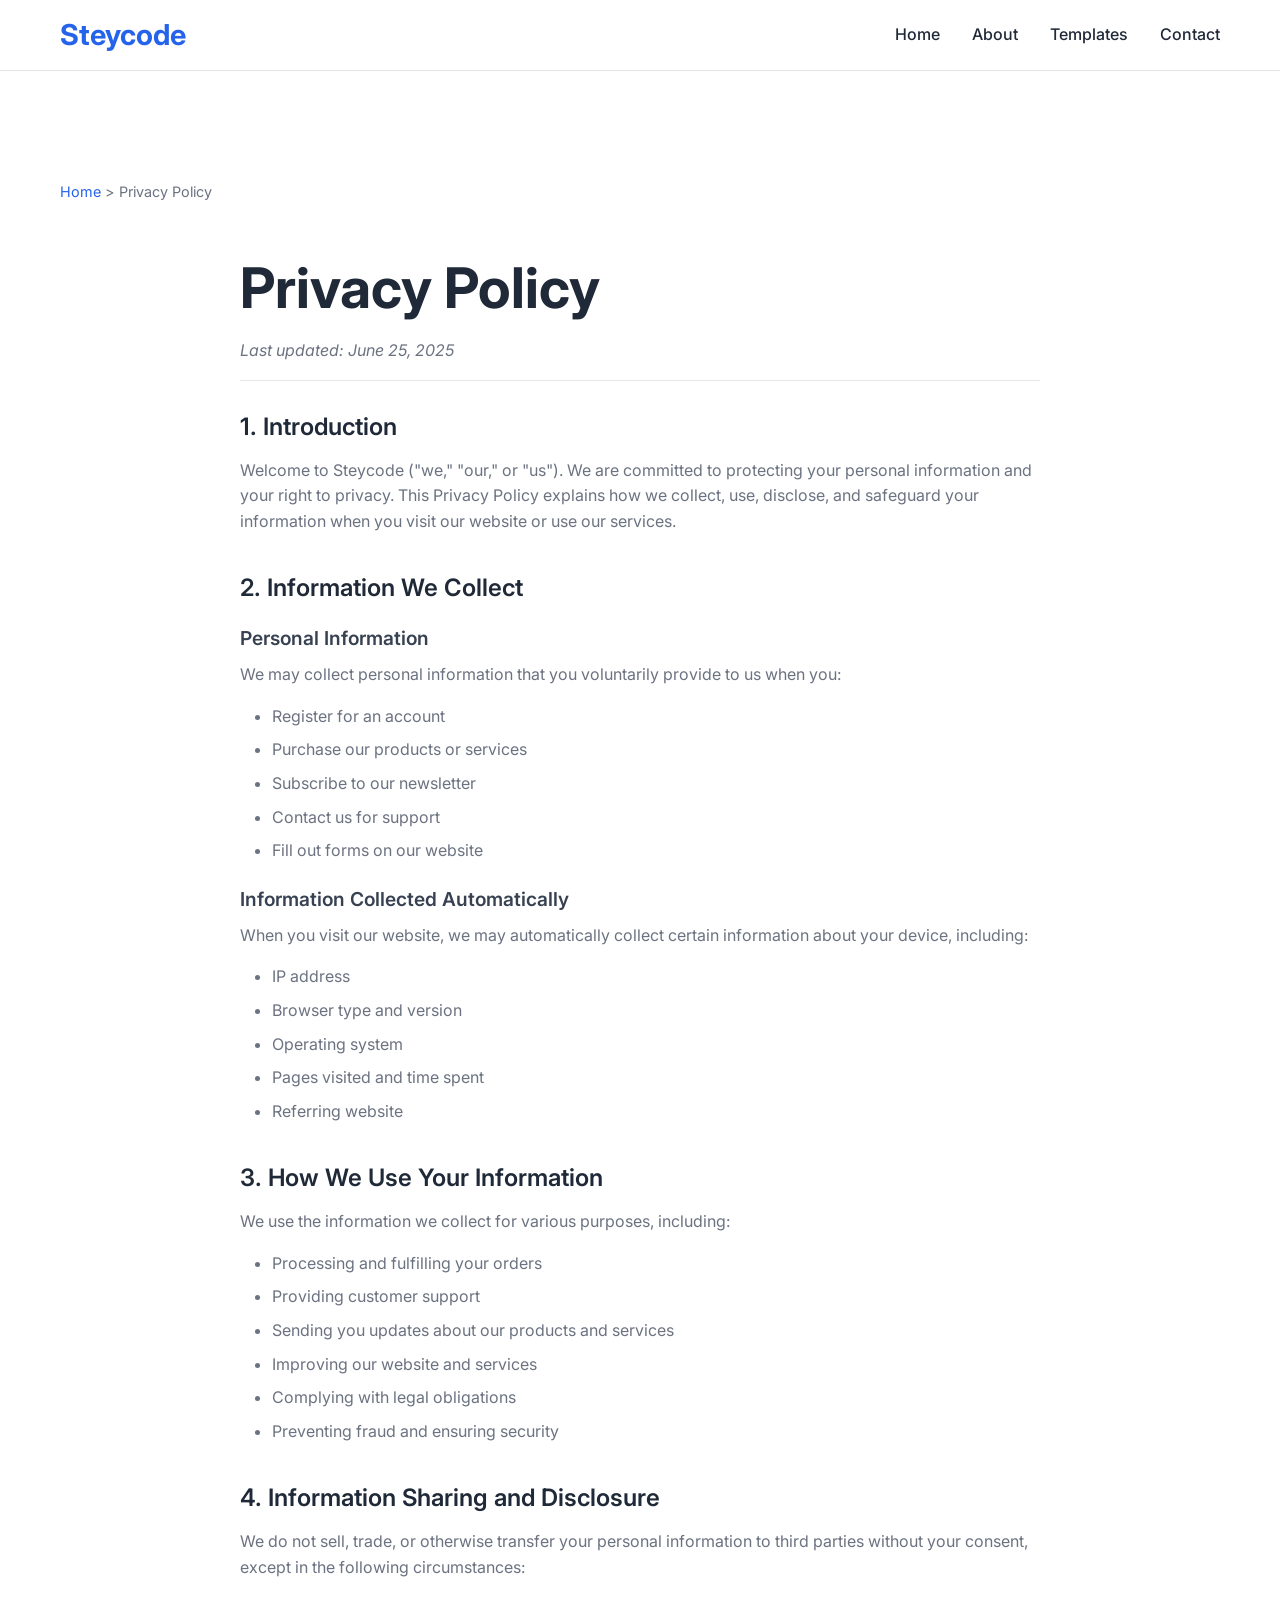
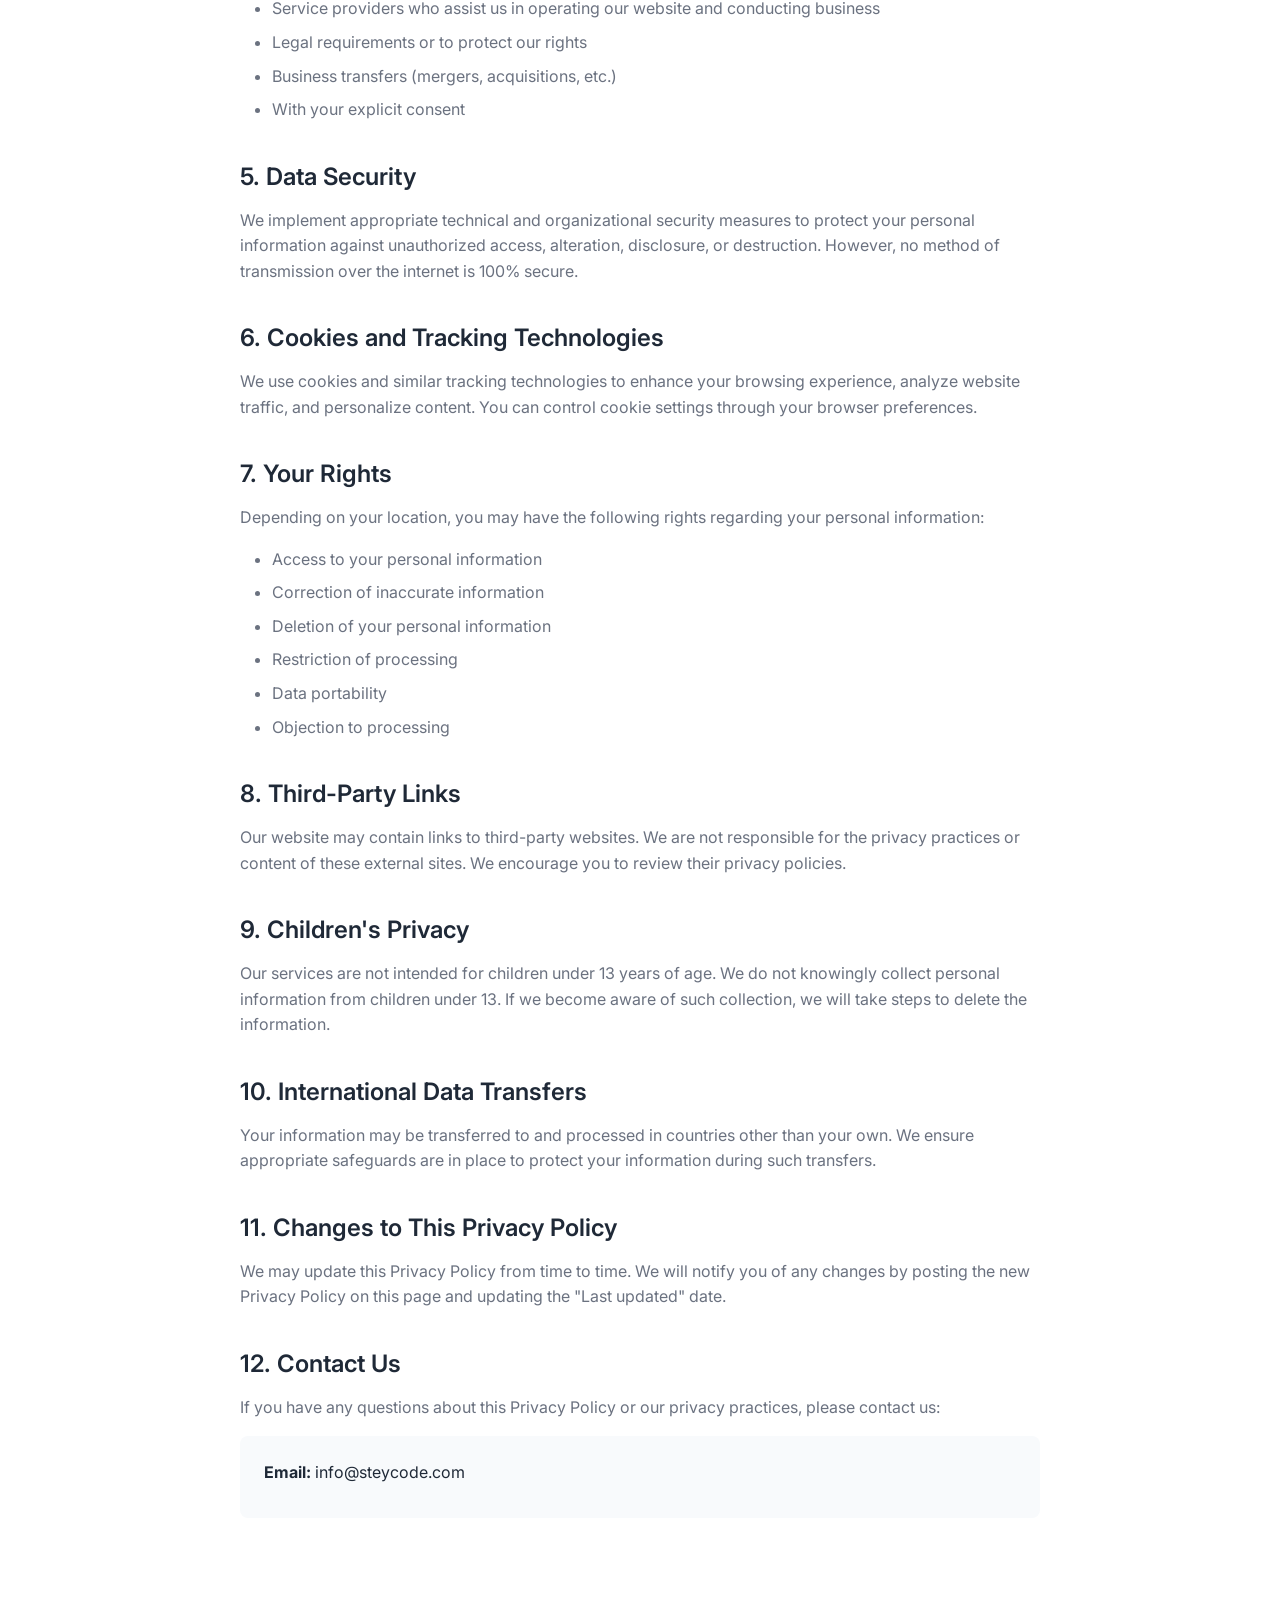
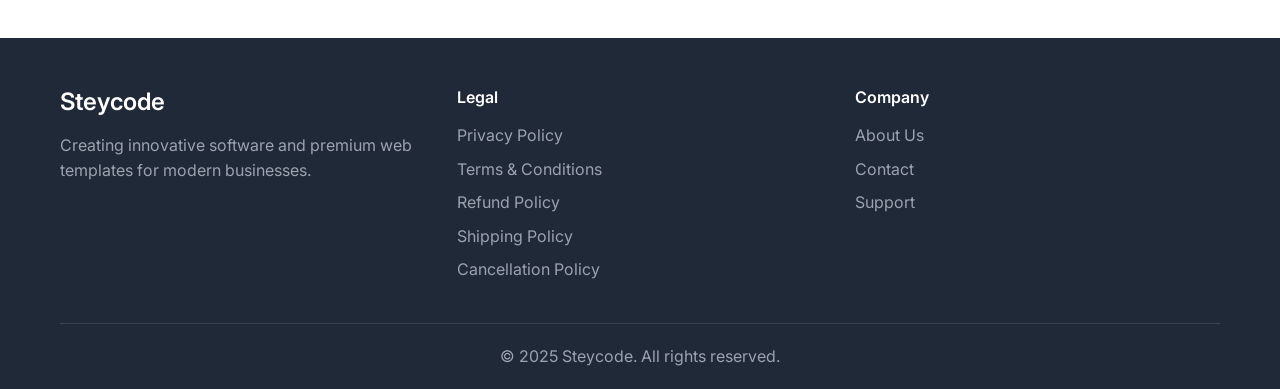
<file: privacy-policy.html>
<!doctype html>
<html lang="en">
  <head>
    <meta charset="UTF-8" />
    <meta name="viewport" content="width=device-width, initial-scale=1.0" />
    <title>Privacy Policy - Steycode</title>
    <meta name="description" content="Steycode Privacy Policy - How we collect, use, and protect your personal information">
    <link rel="preconnect" href="https://fonts.googleapis.com">
    <link rel="preconnect" href="https://fonts.gstatic.com" crossorigin>
    <link href="https://fonts.googleapis.com/css2?family=Inter:wght@300;400;500;600;700&display=swap" rel="stylesheet">
    <link rel="stylesheet" href="style.css">
  </head>
  <body>
    <!-- Navigation -->
    <nav class="navbar">
      <div class="nav-container">
        <div class="nav-logo">
          <a href="index.php"><h2>Steycode</h2></a>
        </div>
        <ul class="nav-menu">
          <li><a href="index.php#home" class="nav-link">Home</a></li>
          <li><a href="index.php#about" class="nav-link">About</a></li>
          <!-- <li><a href="index.php#products" class="nav-link">Products</a></li> -->
          <li><a href="index.php#templates" class="nav-link">Templates</a></li>
          <li><a href="index.php#contact" class="nav-link">Contact</a></li>
        </ul>
        <div class="hamburger">
          <span></span>
          <span></span>
          <span></span>
        </div>
      </div>
    </nav>

    <!-- Privacy Policy Section -->
    <section class="policy-page">
      <div class="container">
        <div class="breadcrumb">
          <a href="index.php">Home</a> > <span>Privacy Policy</span>
        </div>
        
        <div class="policy-content">
          <h1>Privacy Policy</h1>
          <p class="last-updated">Last updated: June 25, 2025</p>

          <div class="policy-section">
            <h2>1. Introduction</h2>
            <p>Welcome to Steycode ("we," "our," or "us"). We are committed to protecting your personal information and your right to privacy. This Privacy Policy explains how we collect, use, disclose, and safeguard your information when you visit our website or use our services.</p>
          </div>

          <div class="policy-section">
            <h2>2. Information We Collect</h2>
            <h3>Personal Information</h3>
            <p>We may collect personal information that you voluntarily provide to us when you:</p>
            <ul>
              <li>Register for an account</li>
              <li>Purchase our products or services</li>
              <li>Subscribe to our newsletter</li>
              <li>Contact us for support</li>
              <li>Fill out forms on our website</li>
            </ul>
            
            <h3>Information Collected Automatically</h3>
            <p>When you visit our website, we may automatically collect certain information about your device, including:</p>
            <ul>
              <li>IP address</li>
              <li>Browser type and version</li>
              <li>Operating system</li>
              <li>Pages visited and time spent</li>
              <li>Referring website</li>
            </ul>
          </div>

          <div class="policy-section">
            <h2>3. How We Use Your Information</h2>
            <p>We use the information we collect for various purposes, including:</p>
            <ul>
              <li>Processing and fulfilling your orders</li>
              <li>Providing customer support</li>
              <li>Sending you updates about our products and services</li>
              <li>Improving our website and services</li>
              <li>Complying with legal obligations</li>
              <li>Preventing fraud and ensuring security</li>
            </ul>
          </div>

          <div class="policy-section">
            <h2>4. Information Sharing and Disclosure</h2>
            <p>We do not sell, trade, or otherwise transfer your personal information to third parties without your consent, except in the following circumstances:</p>
            <ul>
              <li>Service providers who assist us in operating our website and conducting business</li>
              <li>Legal requirements or to protect our rights</li>
              <li>Business transfers (mergers, acquisitions, etc.)</li>
              <li>With your explicit consent</li>
            </ul>
          </div>

          <div class="policy-section">
            <h2>5. Data Security</h2>
            <p>We implement appropriate technical and organizational security measures to protect your personal information against unauthorized access, alteration, disclosure, or destruction. However, no method of transmission over the internet is 100% secure.</p>
          </div>

          <div class="policy-section">
            <h2>6. Cookies and Tracking Technologies</h2>
            <p>We use cookies and similar tracking technologies to enhance your browsing experience, analyze website traffic, and personalize content. You can control cookie settings through your browser preferences.</p>
          </div>

          <div class="policy-section">
            <h2>7. Your Rights</h2>
            <p>Depending on your location, you may have the following rights regarding your personal information:</p>
            <ul>
              <li>Access to your personal information</li>
              <li>Correction of inaccurate information</li>
              <li>Deletion of your personal information</li>
              <li>Restriction of processing</li>
              <li>Data portability</li>
              <li>Objection to processing</li>
            </ul>
          </div>

          <div class="policy-section">
            <h2>8. Third-Party Links</h2>
            <p>Our website may contain links to third-party websites. We are not responsible for the privacy practices or content of these external sites. We encourage you to review their privacy policies.</p>
          </div>

          <div class="policy-section">
            <h2>9. Children's Privacy</h2>
            <p>Our services are not intended for children under 13 years of age. We do not knowingly collect personal information from children under 13. If we become aware of such collection, we will take steps to delete the information.</p>
          </div>

          <div class="policy-section">
            <h2>10. International Data Transfers</h2>
            <p>Your information may be transferred to and processed in countries other than your own. We ensure appropriate safeguards are in place to protect your information during such transfers.</p>
          </div>

          <div class="policy-section">
            <h2>11. Changes to This Privacy Policy</h2>
            <p>We may update this Privacy Policy from time to time. We will notify you of any changes by posting the new Privacy Policy on this page and updating the "Last updated" date.</p>
          </div>

          <div class="policy-section">
            <h2>12. Contact Us</h2>
            <p>If you have any questions about this Privacy Policy or our privacy practices, please contact us:</p>
            <div class="contact-info">
              <p><strong>Email:</strong> info@steycode.com</p>
            </div>
          </div>
        </div>
      </div>
    </section>

    <!-- Footer -->
    <footer class="footer">
      <div class="container">
        <div class="footer-content">
          <div class="footer-section">
            <h3>Steycode</h3>
            <p>Creating innovative software and premium web templates for modern businesses.</p>
          </div>
          <!-- <div class="footer-section">
            <h4>Products</h4>
            <ul>
              <li><a href="product-details.html?product=dataflow">DataFlow Pro</a></li>
              <li><a href="product-details.html?product=secureauth">SecureAuth Suite</a></li>
              <li><a href="product-details.html?product=clouddeploy">CloudDeploy</a></li>
            </ul>
          </div>
          <div class="footer-section">
            <h4>Templates</h4>
            <ul>
              <li><a href="purchase.html?template=ecommerce&price=89">E-commerce</a></li>
              <li><a href="purchase.html?template=saas&price=129">SaaS Dashboard</a></li>
              <li><a href="purchase.html?template=portfolio&price=59">Portfolio</a></li>
            </ul>
          </div> -->
          <div class="footer-section">
            <h4>Legal</h4>
            <ul>
              <li><a href="privacy-policy.html">Privacy Policy</a></li>
              <li><a href="terms-conditions.html">Terms & Conditions</a></li>
              <li><a href="refund-policy.html">Refund Policy</a></li>
              <li><a href="shipping-policy.html">Shipping Policy</a></li>
              <li><a href="cancellation-policy.html">Cancellation Policy</a></li>
            </ul>
          </div>
          <div class="footer-section">
            <h4>Company</h4>
            <ul>
              <li><a href="index.php#about">About Us</a></li>
              <li><a href="index.php#contact">Contact</a></li>
              <li><a href="mailto:info@steycode.com">Support</a></li>
            </ul>
          </div>
        </div>
        <div class="footer-bottom">
          <p>&copy; 2025 Steycode. All rights reserved.</p>
        </div>
      </div>
    </footer>

    <script src="main.js"></script>
  </body>
</html>
</file>
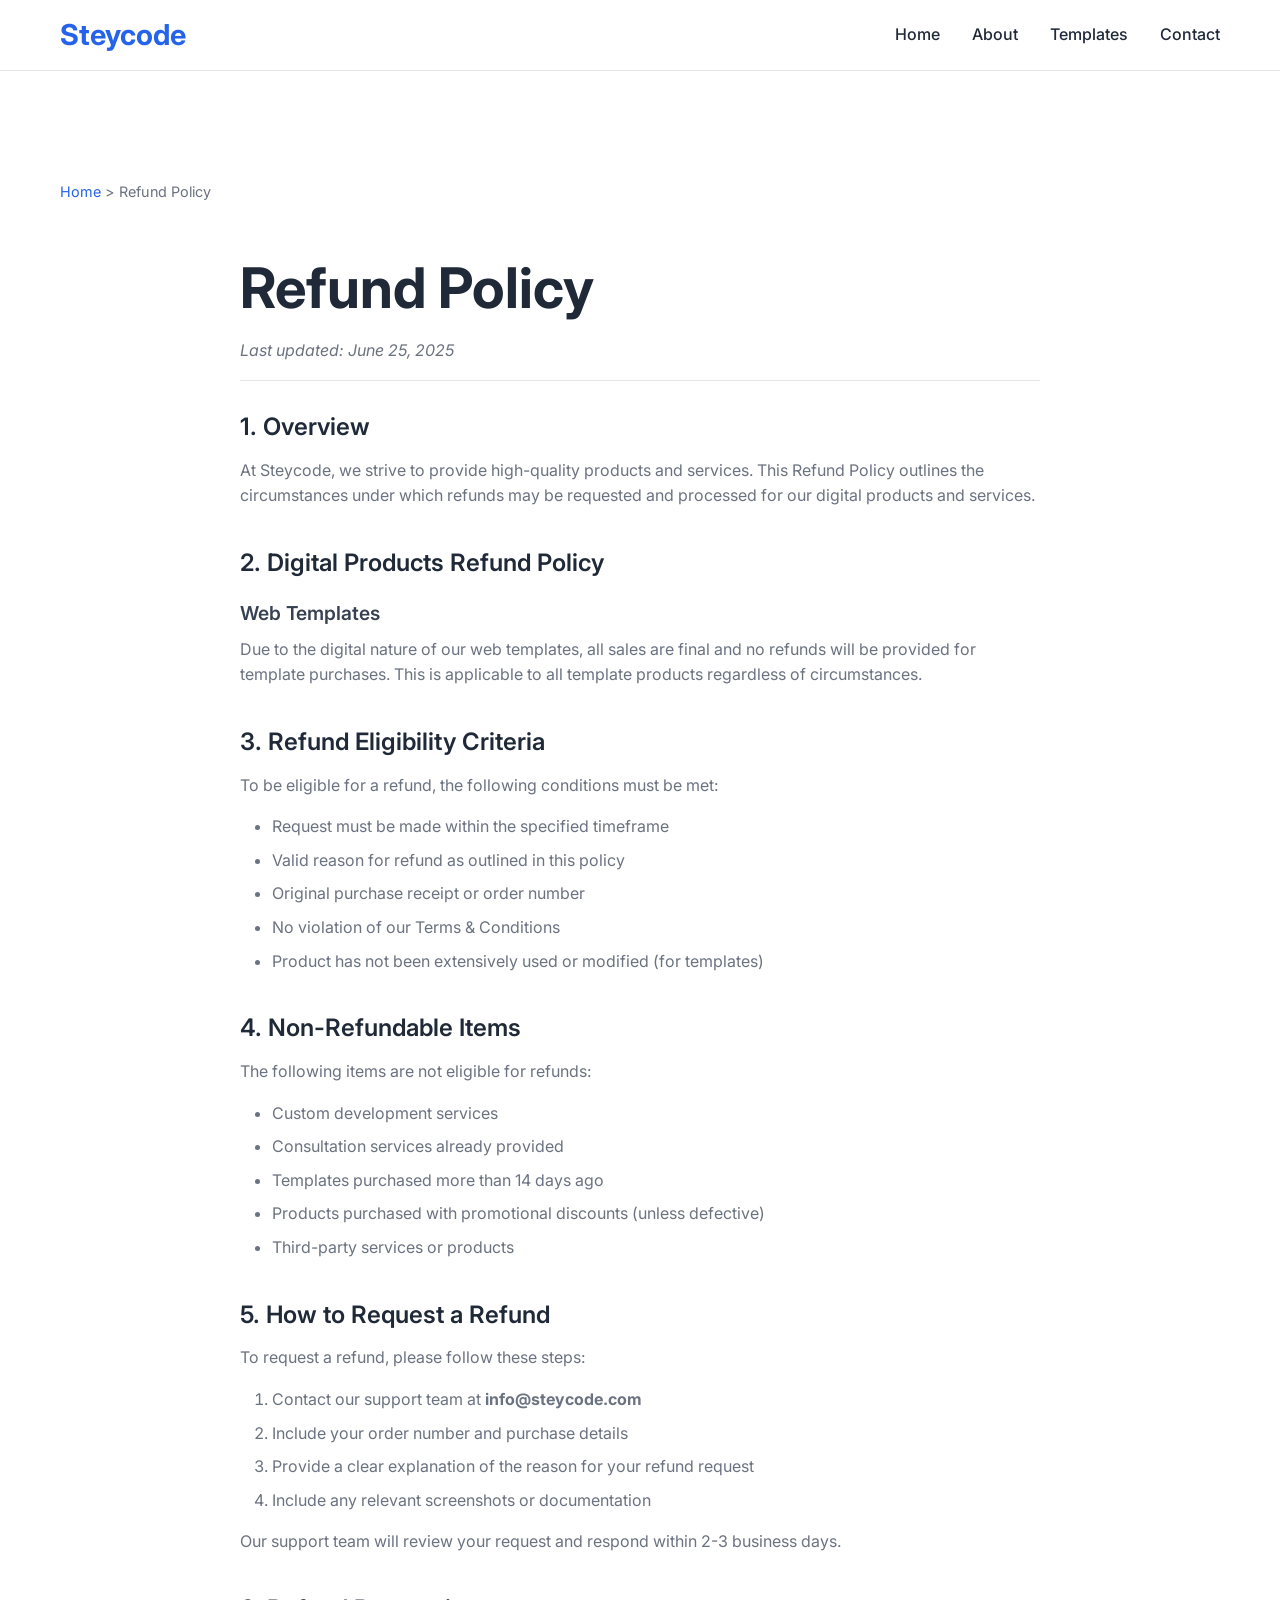
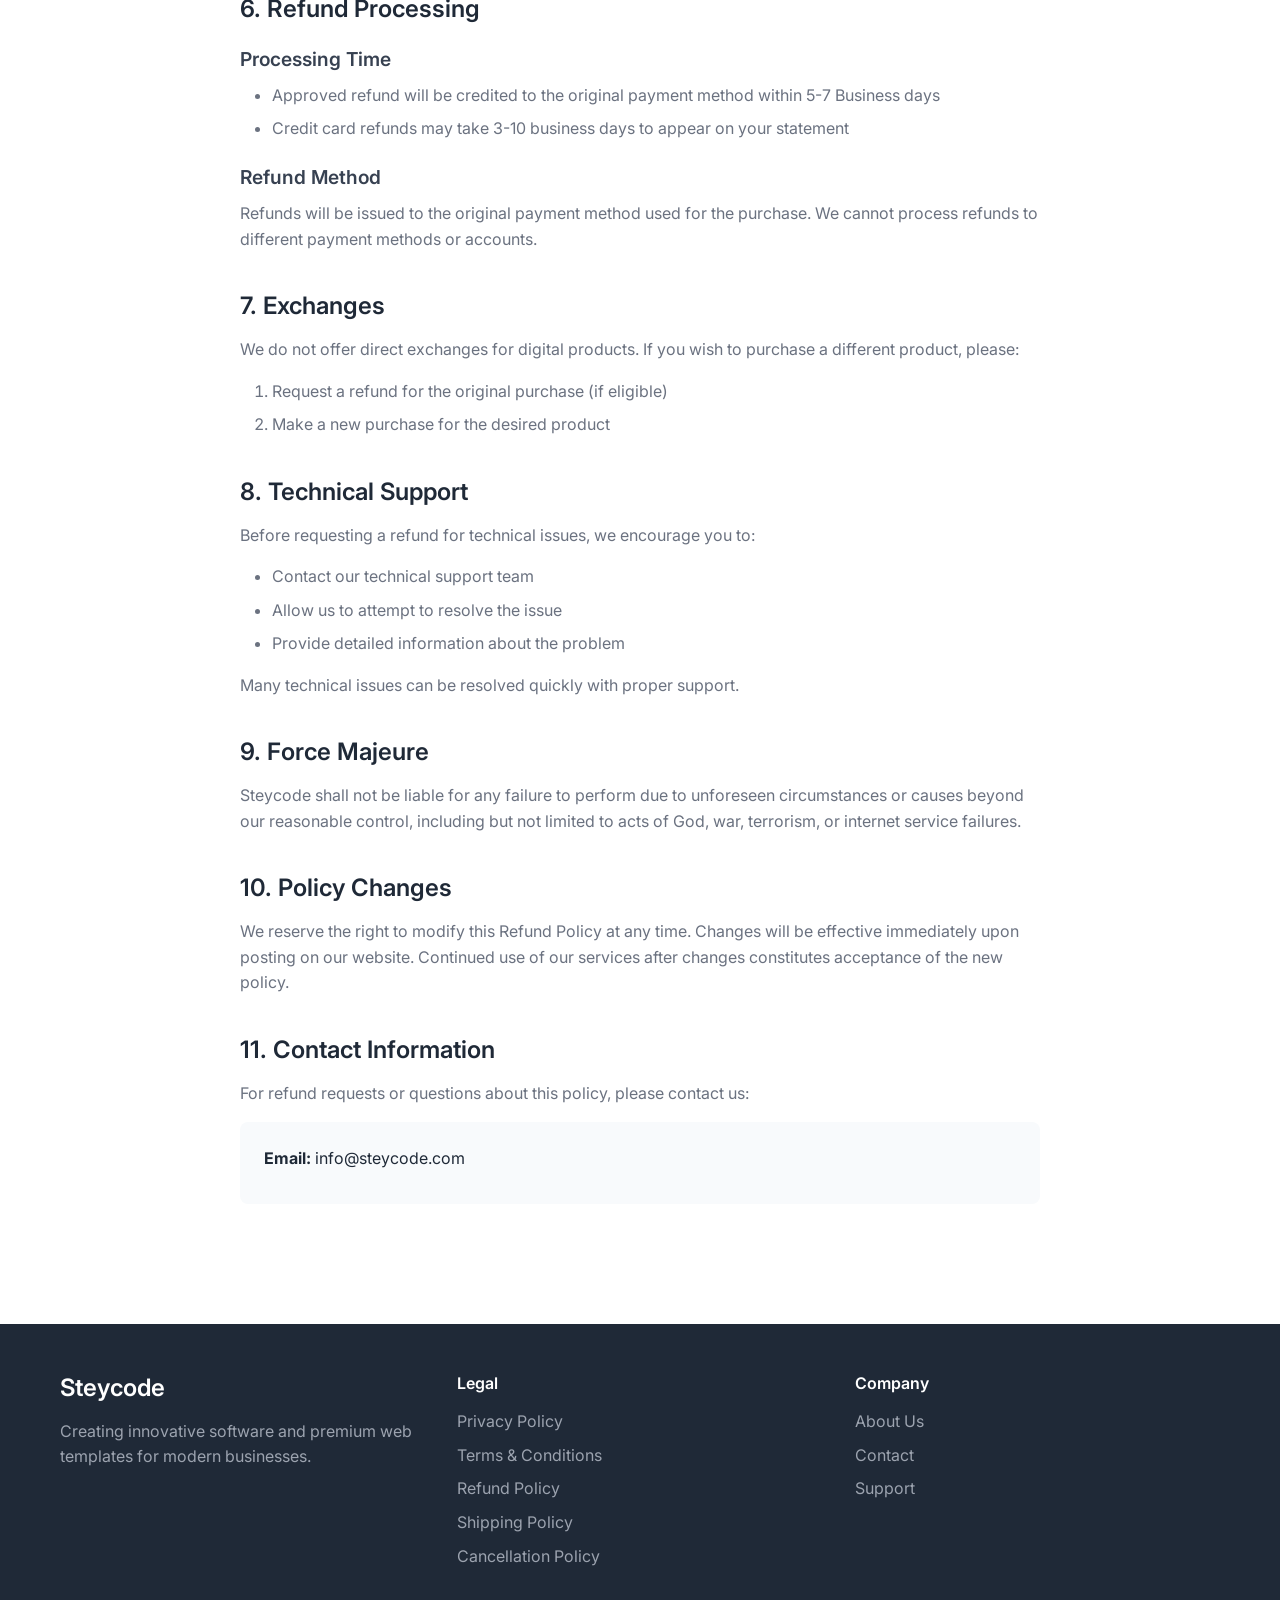
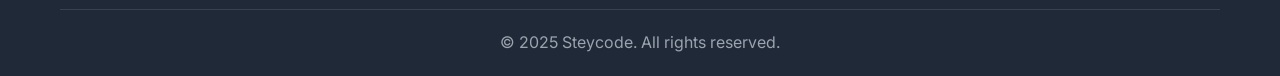
<file: refund-policy.html>
<!doctype html>
<html lang="en">
  <head>
    <meta charset="UTF-8" />
    <meta name="viewport" content="width=device-width, initial-scale=1.0" />
    <title>Refund Policy - Steycode</title>
    <meta name="description" content="Steycode Refund Policy - Information about refunds and returns">
    <link rel="preconnect" href="https://fonts.googleapis.com">
    <link rel="preconnect" href="https://fonts.gstatic.com" crossorigin>
    <link href="https://fonts.googleapis.com/css2?family=Inter:wght@300;400;500;600;700&display=swap" rel="stylesheet">
    <link rel="stylesheet" href="style.css">
  </head>
  <body>
    <!-- Navigation -->
    <nav class="navbar">
      <div class="nav-container">
        <div class="nav-logo">
          <a href="index.php"><h2>Steycode</h2></a>
        </div>
        <ul class="nav-menu">
          <li><a href="index.php#home" class="nav-link">Home</a></li>
          <li><a href="index.php#about" class="nav-link">About</a></li>
          <!-- <li><a href="index.php#products" class="nav-link">Products</a></li> -->
          <li><a href="index.php#templates" class="nav-link">Templates</a></li>
          <li><a href="index.php#contact" class="nav-link">Contact</a></li>
        </ul>
        <div class="hamburger">
          <span></span>
          <span></span>
          <span></span>
        </div>
      </div>
    </nav>

    <!-- Refund Policy Section -->
    <section class="policy-page">
      <div class="container">
        <div class="breadcrumb">
          <a href="index.php">Home</a> > <span>Refund Policy</span>
        </div>
        
        <div class="policy-content">
          <h1>Refund Policy</h1>
          <p class="last-updated">Last updated: June 25, 2025</p>

          <div class="policy-section">
            <h2>1. Overview</h2>
            <p>At Steycode, we strive to provide high-quality products and services. This Refund Policy outlines the circumstances under which refunds may be requested and processed for our digital products and services.</p>
          </div>

          <div class="policy-section">
            <h2>2. Digital Products Refund Policy</h2>
            <h3>Web Templates</h3>
            <p>Due to the digital nature of our web templates, <strong></strong>all sales are final and no refunds will be provided for template purchases</strong>. This is applicable to all template products regardless of circumstances.</p>
          </div>

          <div class="policy-section">
            <h2>3. Refund Eligibility Criteria</h2>
            <p>To be eligible for a refund, the following conditions must be met:</p>
            <ul>
              <li>Request must be made within the specified timeframe</li>
              <li>Valid reason for refund as outlined in this policy</li>
              <li>Original purchase receipt or order number</li>
              <li>No violation of our Terms & Conditions</li>
              <li>Product has not been extensively used or modified (for templates)</li>
            </ul>
          </div>

          <div class="policy-section">
            <h2>4. Non-Refundable Items</h2>
            <p>The following items are not eligible for refunds:</p>
            <ul>
              <li>Custom development services</li>
              <li>Consultation services already provided</li>
              <li>Templates purchased more than 14 days ago</li>
              <li>Products purchased with promotional discounts (unless defective)</li>
              <li>Third-party services or products</li>
            </ul>
          </div>

          <div class="policy-section">
            <h2>5. How to Request a Refund</h2>
            <p>To request a refund, please follow these steps:</p>
            <ol>
              <li>Contact our support team at <strong>info@steycode.com</strong></li>
              <li>Include your order number and purchase details</li>
              <li>Provide a clear explanation of the reason for your refund request</li>
              <li>Include any relevant screenshots or documentation</li>
            </ol>
            <p>Our support team will review your request and respond within 2-3 business days.</p>
          </div>

          <div class="policy-section">
            <h2>6. Refund Processing</h2>
            <h3>Processing Time</h3>
            <ul>
                <li>Approved refund will be credited to the original payment method within 5-7 Business days</li>
              <li>Credit card refunds may take 3-10 business days to appear on your statement</li>
            </ul>

            <h3>Refund Method</h3>
            <p>Refunds will be issued to the original payment method used for the purchase. We cannot process refunds to different payment methods or accounts.</p>
          </div>

          <!-- <div class="policy-section">
            <h2>7. Subscription Cancellations</h2>
            <h3>Monthly Subscriptions</h3>
            <ul>
              <li>Can be cancelled at any time</li>
              <li>Access continues until the end of the current billing period</li>
              <li>No refunds for partial months</li>
            </ul>

            <h3>Annual Subscriptions</h3>
            <ul>
              <li>30-day money-back guarantee for new subscriptions</li>
              <li>After 30 days, no refunds for unused portions</li>
              <li>Can be cancelled to prevent future billing</li>
            </ul>
          </div> -->

          <!-- <div class="policy-section">
            <h2>8. Chargebacks and Disputes</h2>
            <p>We encourage customers to contact us directly before initiating chargebacks or payment disputes. Chargebacks may result in:</p>
            <ul>
              <li>Immediate suspension of account access</li>
              <li>Removal of download privileges</li>
              <li>Additional processing fees</li>
            </ul>
          </div> -->

          <div class="policy-section">
            <h2>7. Exchanges</h2>
            <p>We do not offer direct exchanges for digital products. If you wish to purchase a different product, please:</p>
            <ol>
              <li>Request a refund for the original purchase (if eligible)</li>
              <li>Make a new purchase for the desired product</li>
            </ol>
          </div>

          <div class="policy-section">
            <h2>8. Technical Support</h2>
            <p>Before requesting a refund for technical issues, we encourage you to:</p>
            <ul>
              <li>Contact our technical support team</li>
              <li>Allow us to attempt to resolve the issue</li>
              <li>Provide detailed information about the problem</li>
            </ul>
            <p>Many technical issues can be resolved quickly with proper support.</p>
          </div>

          <div class="policy-section">
            <h2>9. Force Majeure</h2>
            <p>Steycode shall not be liable for any failure to perform due to unforeseen circumstances or causes beyond our reasonable control, including but not limited to acts of God, war, terrorism, or internet service failures.</p>
          </div>

          <div class="policy-section">
            <h2>10. Policy Changes</h2>
            <p>We reserve the right to modify this Refund Policy at any time. Changes will be effective immediately upon posting on our website. Continued use of our services after changes constitutes acceptance of the new policy.</p>
          </div>

          <div class="policy-section">
            <h2>11. Contact Information</h2>
            <p>For refund requests or questions about this policy, please contact us:</p>
            <div class="contact-info">
              <p><strong>Email:</strong> info@steycode.com</p>
              <!-- <p><strong>Phone:</strong> +1 (555) 123-4567</p>
              <p><strong>Business Hours:</strong> Monday - Friday, 9:00 AM - 6:00 PM PST</p>
              <p><strong>Address:</strong> 123 Tech Street, San Francisco, CA 94105</p> -->
            </div>
          </div>
        </div>
      </div>
    </section>

    <!-- Footer -->
    <footer class="footer">
      <div class="container">
        <div class="footer-content">
          <div class="footer-section">
            <h3>Steycode</h3>
            <p>Creating innovative software and premium web templates for modern businesses.</p>
          </div>
          <!-- <div class="footer-section">
            <h4>Products</h4>
            <ul>
              <li><a href="product-details.html?product=dataflow">DataFlow Pro</a></li>
              <li><a href="product-details.html?product=secureauth">SecureAuth Suite</a></li>
              <li><a href="product-details.html?product=clouddeploy">CloudDeploy</a></li>
            </ul>
          </div>
          <div class="footer-section">
            <h4>Templates</h4>
            <ul>
              <li><a href="purchase.html?template=ecommerce&price=89">E-commerce</a></li>
              <li><a href="purchase.html?template=saas&price=129">SaaS Dashboard</a></li>
              <li><a href="purchase.html?template=portfolio&price=59">Portfolio</a></li>
            </ul>
          </div> -->
          <div class="footer-section">
            <h4>Legal</h4>
            <ul>
              <li><a href="privacy-policy.html">Privacy Policy</a></li>
              <li><a href="terms-conditions.html">Terms & Conditions</a></li>
              <li><a href="refund-policy.html">Refund Policy</a></li>
              <li><a href="shipping-policy.html">Shipping Policy</a></li>
              <li><a href="cancellation-policy.html">Cancellation Policy</a></li>
            </ul>
          </div>
          <div class="footer-section">
            <h4>Company</h4>
            <ul>
              <li><a href="index.php#about">About Us</a></li>
              <li><a href="index.php#contact">Contact</a></li>
              <li><a href="mailto:info@steycode.com">Support</a></li>
            </ul>
          </div>
        </div>
        <div class="footer-bottom">
          <p>&copy; 2025 Steycode. All rights reserved.</p>
        </div>
      </div>
    </footer>

    <script src="main.js"></script>
  </body>
</html>
</file>
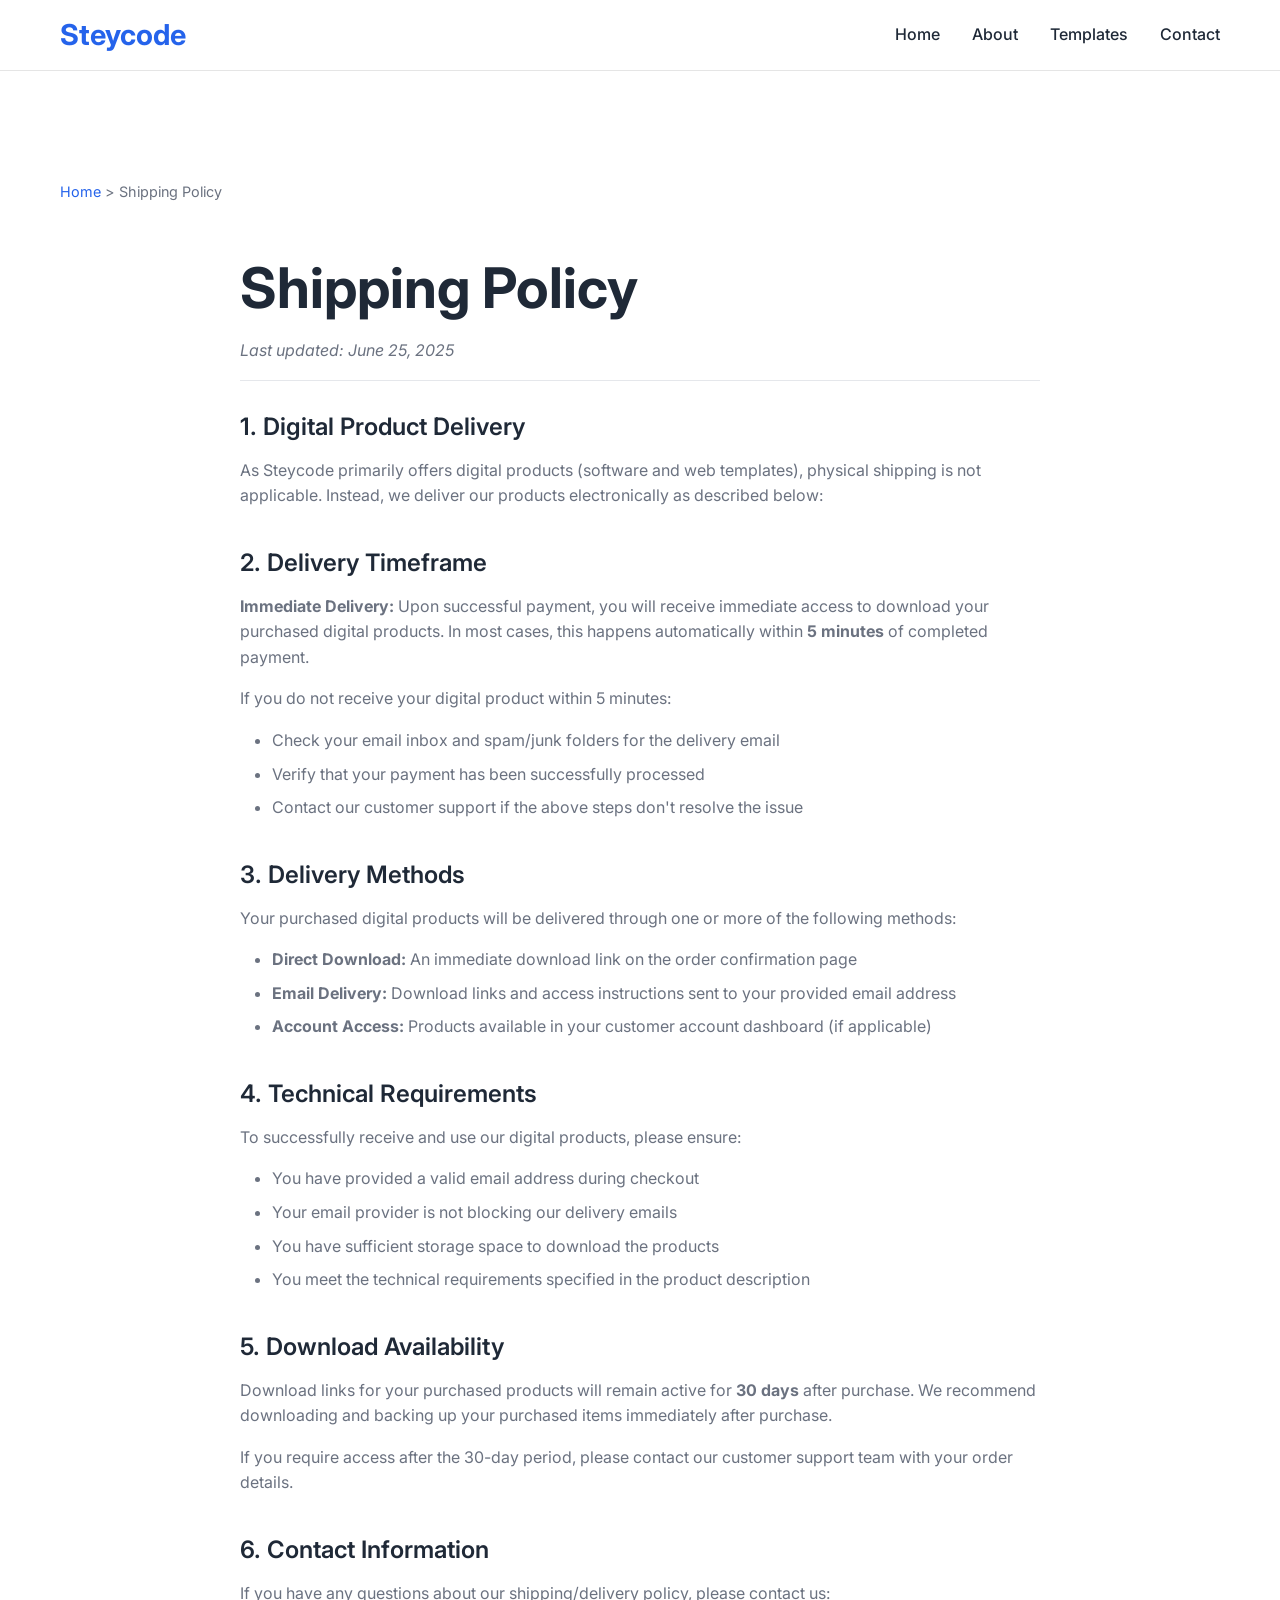
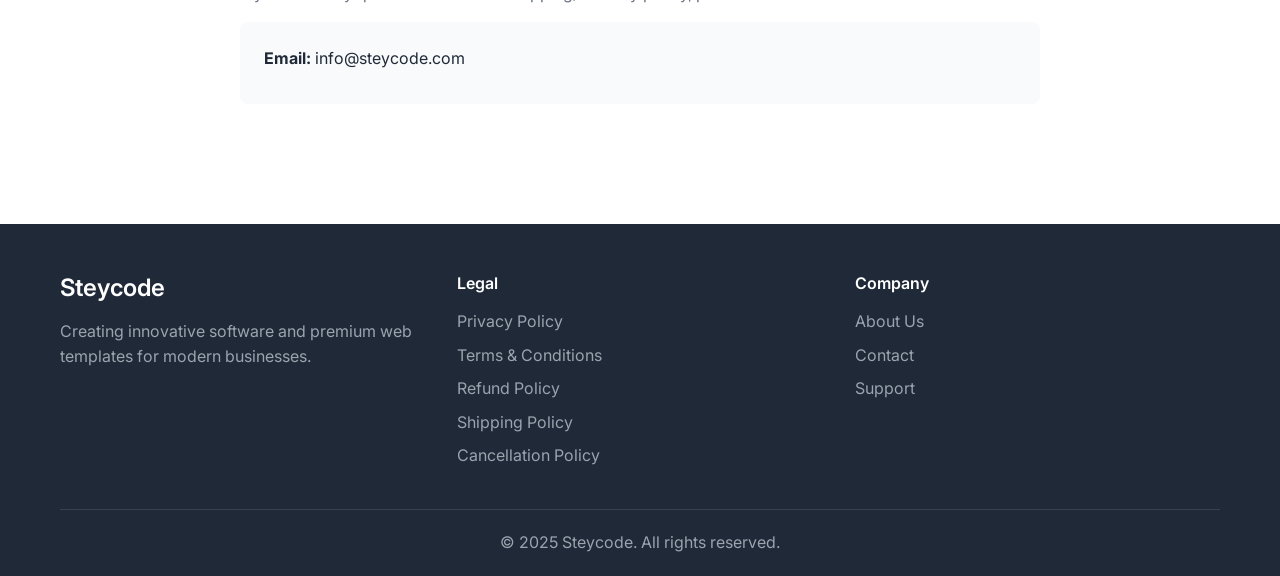
<file: shipping-policy.html>
<!doctype html>
<html lang="en">
  <head>
    <meta charset="UTF-8" />
    <meta name="viewport" content="width=device-width, initial-scale=1.0" />
    <title>Shipping Policy - Steycode</title>
    <meta name="description" content="Steycode Shipping Policy - Information about digital delivery">
    <link rel="preconnect" href="https://fonts.googleapis.com">
    <link rel="preconnect" href="https://fonts.gstatic.com" crossorigin>
    <link href="https://fonts.googleapis.com/css2?family=Inter:wght@300;400;500;600;700&display=swap" rel="stylesheet">
    <link rel="stylesheet" href="style.css">
  </head>
  <body>
    <!-- Navigation -->
    <nav class="navbar">
      <div class="nav-container">
        <div class="nav-logo">
          <a href="index.php"><h2>Steycode</h2></a>
        </div>
        <ul class="nav-menu">
          <li><a href="index.php#home" class="nav-link">Home</a></li>
          <li><a href="index.php#about" class="nav-link">About</a></li>
          <li><a href="index.php#templates" class="nav-link">Templates</a></li>
          <li><a href="index.php#contact" class="nav-link">Contact</a></li>
        </ul>
        <div class="hamburger">
          <span></span>
          <span></span>
          <span></span>
        </div>
      </div>
    </nav>

    <!-- Shipping Policy Section -->
    <section class="policy-page">
      <div class="container">
        <div class="breadcrumb">
          <a href="index.php">Home</a> > <span>Shipping Policy</span>
        </div>
        
        <div class="policy-content">
          <h1>Shipping Policy</h1>
          <p class="last-updated">Last updated: June 25, 2025</p>

          <div class="policy-section">
            <h2>1. Digital Product Delivery</h2>
            <p>As Steycode primarily offers digital products (software and web templates), physical shipping is not applicable. Instead, we deliver our products electronically as described below:</p>
          </div>

          <div class="policy-section">
            <h2>2. Delivery Timeframe</h2>
            <p><strong>Immediate Delivery:</strong> Upon successful payment, you will receive immediate access to download your purchased digital products. In most cases, this happens automatically within <strong>5 minutes</strong> of completed payment.</p>
            <p>If you do not receive your digital product within 5 minutes:</p>
            <ul>
              <li>Check your email inbox and spam/junk folders for the delivery email</li>
              <li>Verify that your payment has been successfully processed</li>
              <li>Contact our customer support if the above steps don't resolve the issue</li>
            </ul>
          </div>

          <div class="policy-section">
            <h2>3. Delivery Methods</h2>
            <p>Your purchased digital products will be delivered through one or more of the following methods:</p>
            <ul>
              <li><strong>Direct Download:</strong> An immediate download link on the order confirmation page</li>
              <li><strong>Email Delivery:</strong> Download links and access instructions sent to your provided email address</li>
              <li><strong>Account Access:</strong> Products available in your customer account dashboard (if applicable)</li>
            </ul>
          </div>

          <div class="policy-section">
            <h2>4. Technical Requirements</h2>
            <p>To successfully receive and use our digital products, please ensure:</p>
            <ul>
              <li>You have provided a valid email address during checkout</li>
              <li>Your email provider is not blocking our delivery emails</li>
              <li>You have sufficient storage space to download the products</li>
              <li>You meet the technical requirements specified in the product description</li>
            </ul>
          </div>

          <div class="policy-section">
            <h2>5. Download Availability</h2>
            <p>Download links for your purchased products will remain active for <strong>30 days</strong> after purchase. We recommend downloading and backing up your purchased items immediately after purchase.</p>
            <p>If you require access after the 30-day period, please contact our customer support team with your order details.</p>
          </div>

          <div class="policy-section">
            <h2>6. Contact Information</h2>
            <p>If you have any questions about our shipping/delivery policy, please contact us:</p>
            <div class="contact-info">
              <p><strong>Email:</strong> info@steycode.com</p>
            </div>
          </div>
        </div>
      </div>
    </section>

    <!-- Footer -->
    <footer class="footer">
      <div class="container">
        <div class="footer-content">
          <div class="footer-section">
            <h3>Steycode</h3>
            <p>Creating innovative software and premium web templates for modern businesses.</p>
          </div>
          <div class="footer-section">
            <h4>Legal</h4>
            <ul>
              <li><a href="privacy-policy.html">Privacy Policy</a></li>
              <li><a href="terms-conditions.html">Terms & Conditions</a></li>
              <li><a href="refund-policy.html">Refund Policy</a></li>
              <li><a href="shipping-policy.html">Shipping Policy</a></li>
              <li><a href="cancellation-policy.html">Cancellation Policy</a></li>
            </ul>
          </div>
          <div class="footer-section">
            <h4>Company</h4>
            <ul>
              <li><a href="index.php#about">About Us</a></li>
              <li><a href="index.php#contact">Contact</a></li>
              <li><a href="mailto:info@steycode.com">Support</a></li>
            </ul>
          </div>
        </div>
        <div class="footer-bottom">
          <p>&copy; 2025 Steycode. All rights reserved.</p>
        </div>
      </div>
    </footer>

    <script src="main.js"></script>
  </body>
</html>
</file>
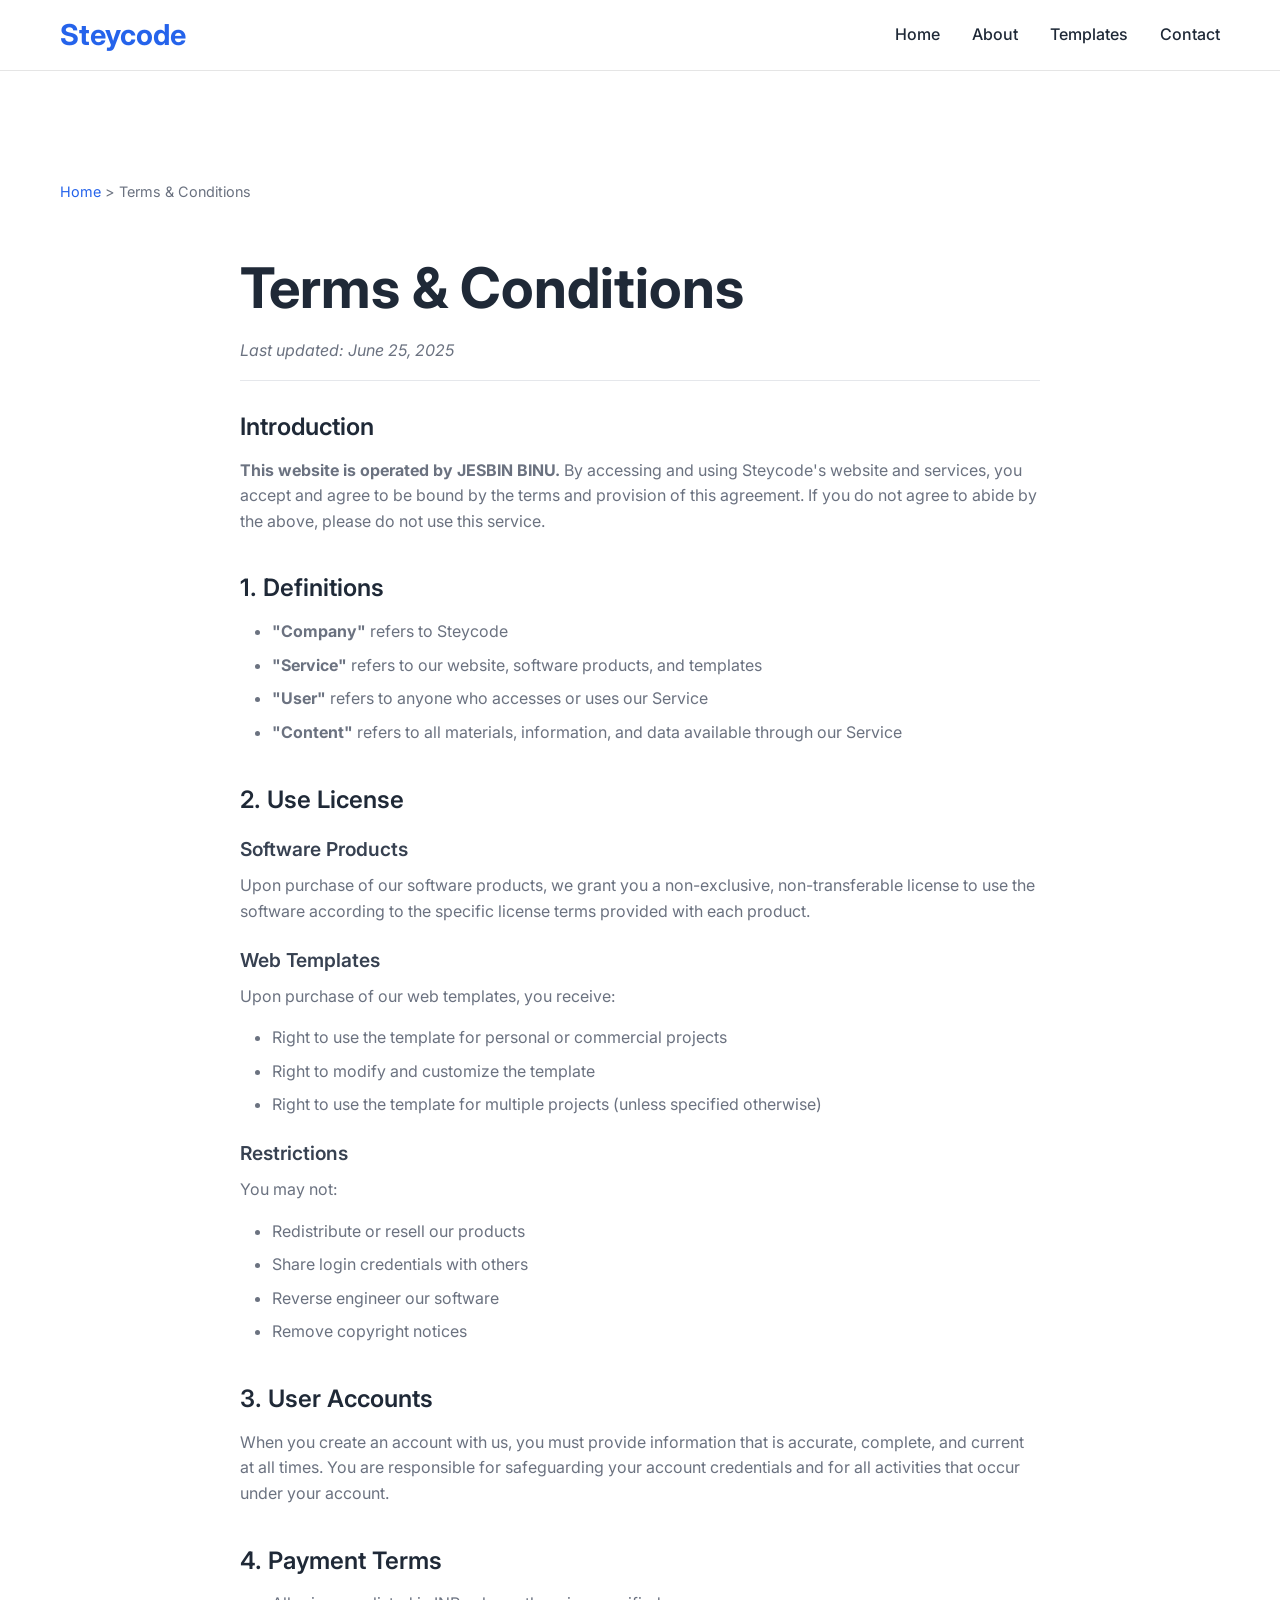
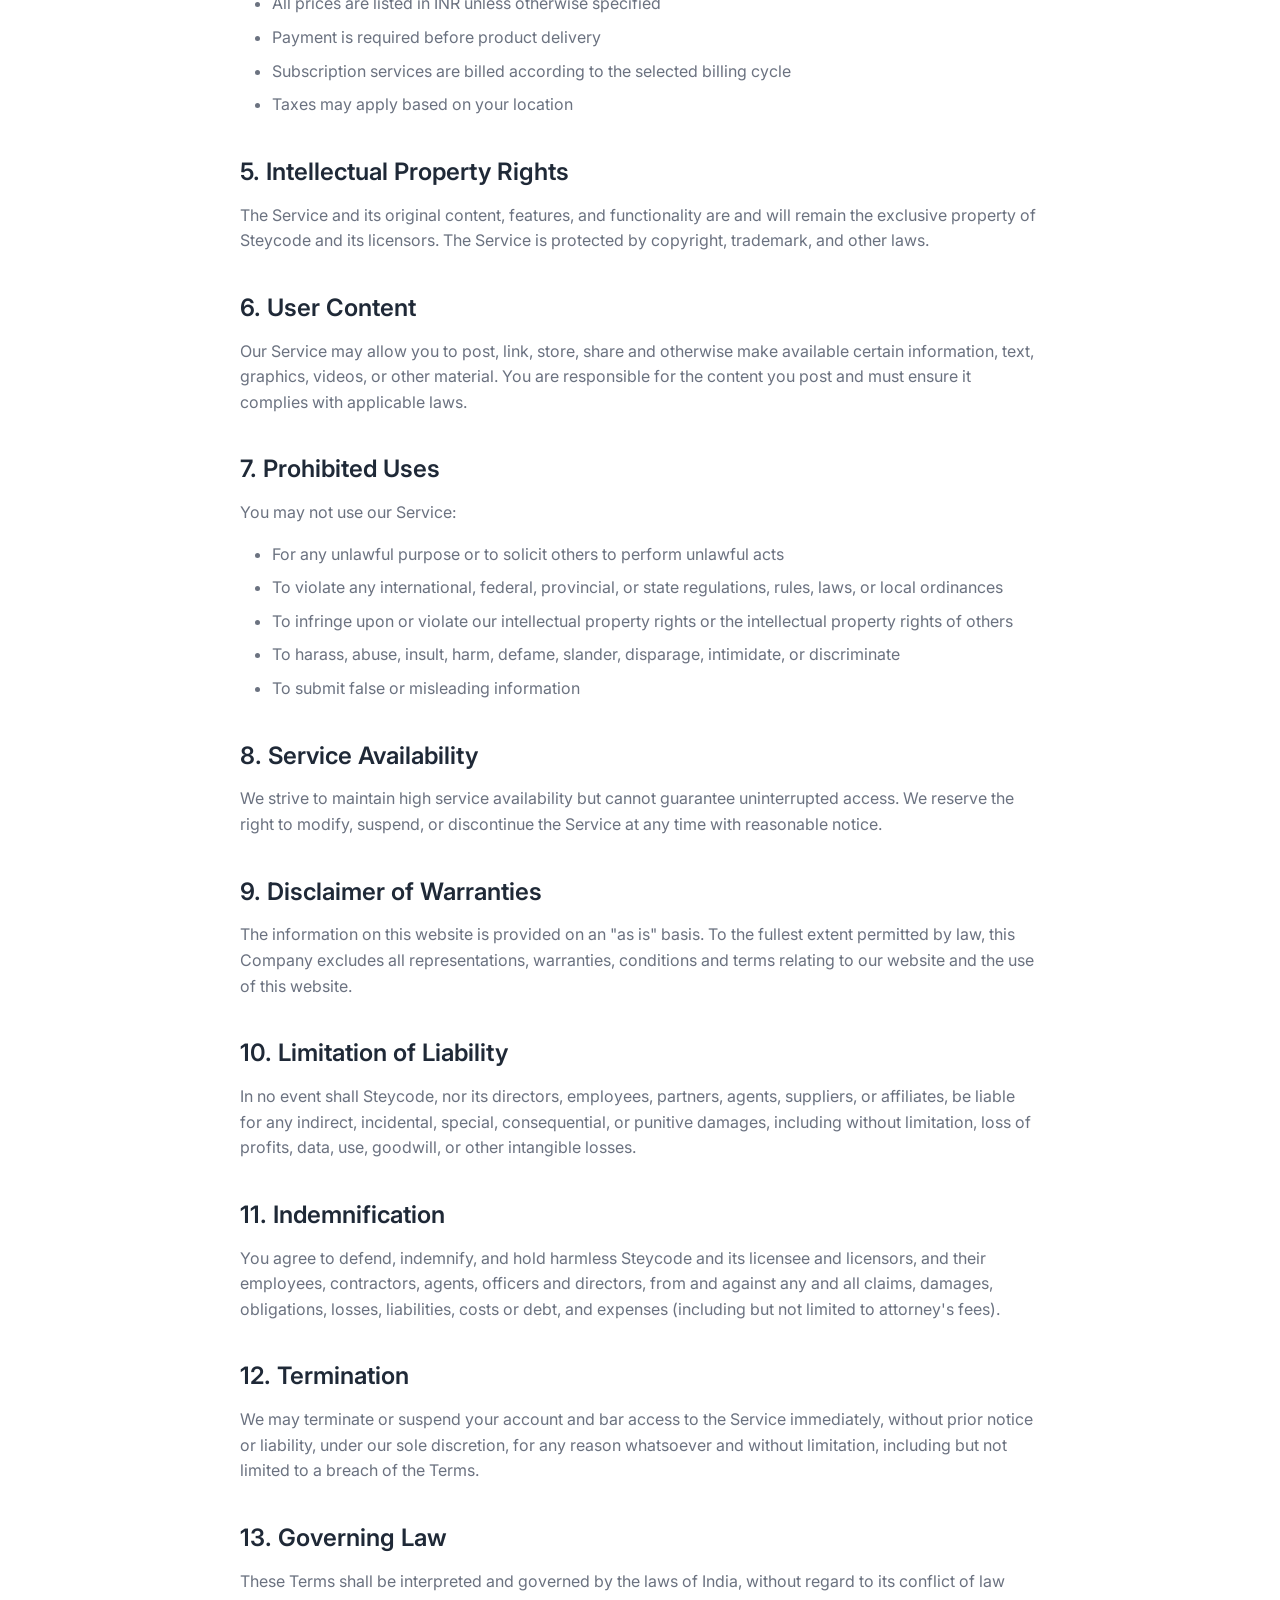
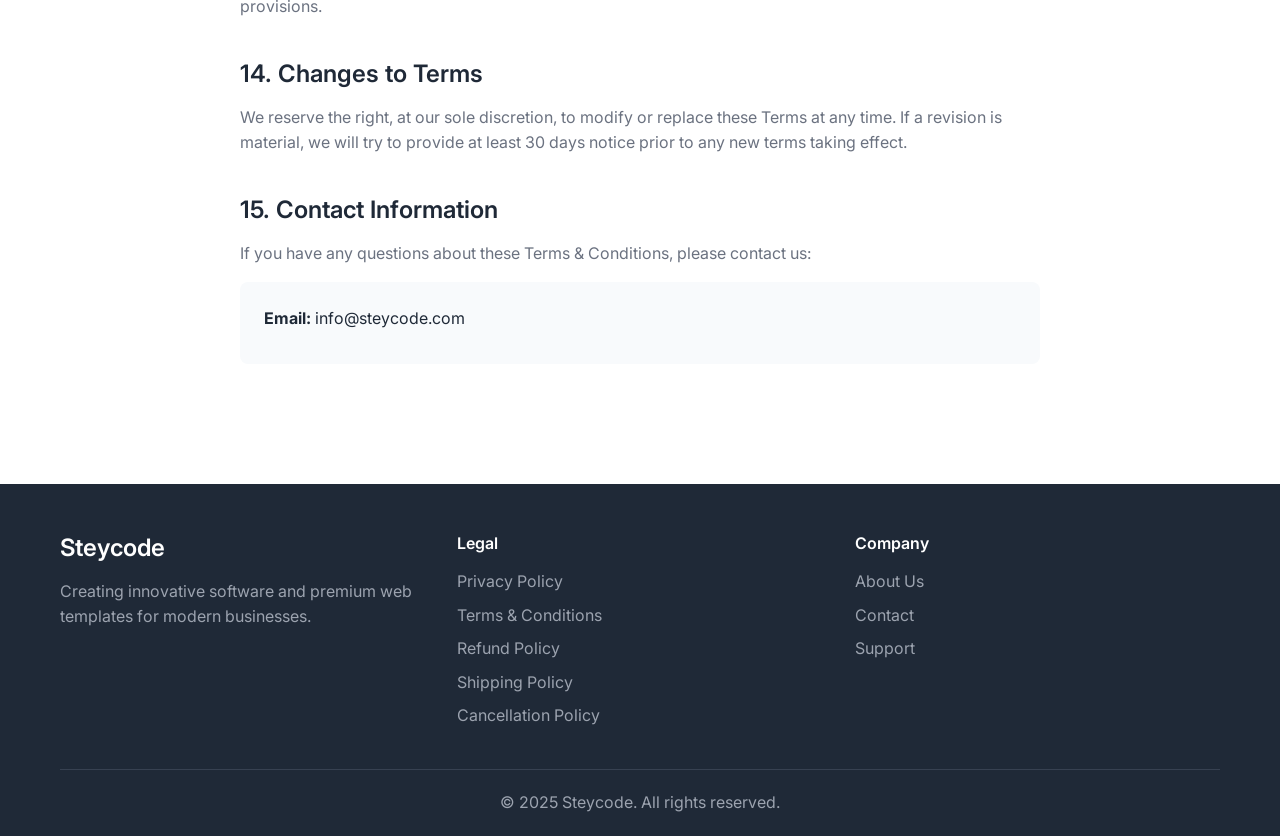
<file: terms-conditions.html>
<!doctype html>
<html lang="en">
  <head>
    <meta charset="UTF-8" />
    <meta name="viewport" content="width=device-width, initial-scale=1.0" />
    <title>Terms & Conditions - Steycode</title>
    <meta name="description" content="Steycode Terms & Conditions - Legal terms for using our products and services">
    <link rel="preconnect" href="https://fonts.googleapis.com">
    <link rel="preconnect" href="https://fonts.gstatic.com" crossorigin>
    <link href="https://fonts.googleapis.com/css2?family=Inter:wght@300;400;500;600;700&display=swap" rel="stylesheet">
    <link rel="stylesheet" href="style.css">
  </head>
  <body>
    <!-- Navigation -->
    <nav class="navbar">
      <div class="nav-container">
        <div class="nav-logo">
          <a href="index.php"><h2>Steycode</h2></a>
        </div>
        <ul class="nav-menu">
          <li><a href="index.php#home" class="nav-link">Home</a></li>
          <li><a href="index.php#about" class="nav-link">About</a></li>
          <!-- <li><a href="index.php#products" class="nav-link">Products</a></li> -->
          <li><a href="index.php#templates" class="nav-link">Templates</a></li>
          <li><a href="index.php#contact" class="nav-link">Contact</a></li>
        </ul>
        <div class="hamburger">
          <span></span>
          <span></span>
          <span></span>
        </div>
      </div>
    </nav>

    <!-- Terms & Conditions Section -->
    <section class="policy-page">
      <div class="container">
        <div class="breadcrumb">
          <a href="index.php">Home</a> > <span>Terms & Conditions</span>
        </div>
        
        <div class="policy-content">
          <h1>Terms & Conditions</h1>
          <p class="last-updated">Last updated: June 25, 2025</p>

          <div class="policy-section">
            <h2>Introduction</h2>
            <p><strong>This website is operated by JESBIN BINU.</strong> By accessing and using Steycode's website and services, you accept and agree to be bound by the terms and provision of this agreement. If you do not agree to abide by the above, please do not use this service.</p>
          </div>

          <div class="policy-section">
            <h2>1. Definitions</h2>
            <ul>
              <li><strong>"Company"</strong> refers to Steycode</li>
              <li><strong>"Service"</strong> refers to our website, software products, and templates</li>
              <li><strong>"User"</strong> refers to anyone who accesses or uses our Service</li>
              <li><strong>"Content"</strong> refers to all materials, information, and data available through our Service</li>
            </ul>
          </div>

          <div class="policy-section">
            <h2>2. Use License</h2>
            <h3>Software Products</h3>
            <p>Upon purchase of our software products, we grant you a non-exclusive, non-transferable license to use the software according to the specific license terms provided with each product.</p>
            
            <h3>Web Templates</h3>
            <p>Upon purchase of our web templates, you receive:</p>
            <ul>
              <li>Right to use the template for personal or commercial projects</li>
              <li>Right to modify and customize the template</li>
              <li>Right to use the template for multiple projects (unless specified otherwise)</li>
            </ul>
            
            <h3>Restrictions</h3>
            <p>You may not:</p>
            <ul>
              <li>Redistribute or resell our products</li>
              <li>Share login credentials with others</li>
              <li>Reverse engineer our software</li>
              <li>Remove copyright notices</li>
            </ul>
          </div>

          <div class="policy-section">
            <h2>3. User Accounts</h2>
            <p>When you create an account with us, you must provide information that is accurate, complete, and current at all times. You are responsible for safeguarding your account credentials and for all activities that occur under your account.</p>
          </div>

          <div class="policy-section">
            <h2>4. Payment Terms</h2>
            <ul>
              <li>All prices are listed in INR unless otherwise specified</li>
              <li>Payment is required before product delivery</li>
              <li>Subscription services are billed according to the selected billing cycle</li>
              <li>Taxes may apply based on your location</li>
            </ul>
          </div>

          <div class="policy-section">
            <h2>5. Intellectual Property Rights</h2>
            <p>The Service and its original content, features, and functionality are and will remain the exclusive property of Steycode and its licensors. The Service is protected by copyright, trademark, and other laws.</p>
          </div>

          <div class="policy-section">
            <h2>6. User Content</h2>
            <p>Our Service may allow you to post, link, store, share and otherwise make available certain information, text, graphics, videos, or other material. You are responsible for the content you post and must ensure it complies with applicable laws.</p>
          </div>

          <div class="policy-section">
            <h2>7. Prohibited Uses</h2>
            <p>You may not use our Service:</p>
            <ul>
              <li>For any unlawful purpose or to solicit others to perform unlawful acts</li>
              <li>To violate any international, federal, provincial, or state regulations, rules, laws, or local ordinances</li>
              <li>To infringe upon or violate our intellectual property rights or the intellectual property rights of others</li>
              <li>To harass, abuse, insult, harm, defame, slander, disparage, intimidate, or discriminate</li>
              <li>To submit false or misleading information</li>
            </ul>
          </div>

          <div class="policy-section">
            <h2>8. Service Availability</h2>
            <p>We strive to maintain high service availability but cannot guarantee uninterrupted access. We reserve the right to modify, suspend, or discontinue the Service at any time with reasonable notice.</p>
          </div>

          <div class="policy-section">
            <h2>9. Disclaimer of Warranties</h2>
            <p>The information on this website is provided on an "as is" basis. To the fullest extent permitted by law, this Company excludes all representations, warranties, conditions and terms relating to our website and the use of this website.</p>
          </div>

          <div class="policy-section">
            <h2>10. Limitation of Liability</h2>
            <p>In no event shall Steycode, nor its directors, employees, partners, agents, suppliers, or affiliates, be liable for any indirect, incidental, special, consequential, or punitive damages, including without limitation, loss of profits, data, use, goodwill, or other intangible losses.</p>
          </div>

          <div class="policy-section">
            <h2>11. Indemnification</h2>
            <p>You agree to defend, indemnify, and hold harmless Steycode and its licensee and licensors, and their employees, contractors, agents, officers and directors, from and against any and all claims, damages, obligations, losses, liabilities, costs or debt, and expenses (including but not limited to attorney's fees).</p>
          </div>

          <div class="policy-section">
            <h2>12. Termination</h2>
            <p>We may terminate or suspend your account and bar access to the Service immediately, without prior notice or liability, under our sole discretion, for any reason whatsoever and without limitation, including but not limited to a breach of the Terms.</p>
          </div>

          <div class="policy-section">
            <h2>13. Governing Law</h2>
            <p>These Terms shall be interpreted and governed by the laws of India, without regard to its conflict of law provisions.</p>
          </div>

          <div class="policy-section">
            <h2>14. Changes to Terms</h2>
            <p>We reserve the right, at our sole discretion, to modify or replace these Terms at any time. If a revision is material, we will try to provide at least 30 days notice prior to any new terms taking effect.</p>
          </div>

          <div class="policy-section">
            <h2>15. Contact Information</h2>
            <p>If you have any questions about these Terms & Conditions, please contact us:</p>
            <div class="contact-info">
              <p><strong>Email:</strong> info@steycode.com</p>
            </div>
          </div>
        </div>
      </div>
    </section>

    <!-- Footer -->
    <footer class="footer">
      <div class="container">
        <div class="footer-content">
          <div class="footer-section">
            <h3>Steycode</h3>
            <p>Creating innovative software and premium web templates for modern businesses.</p>
          </div>
          <!-- <div class="footer-section">
            <h4>Products</h4>
            <ul>
              <li><a href="product-details.html?product=dataflow">DataFlow Pro</a></li>
              <li><a href="product-details.html?product=secureauth">SecureAuth Suite</a></li>
              <li><a href="product-details.html?product=clouddeploy">CloudDeploy</a></li>
            </ul>
          </div>
          <div class="footer-section">
            <h4>Templates</h4>
            <ul>
              <li><a href="purchase.html?template=ecommerce&price=89">E-commerce</a></li>
              <li><a href="purchase.html?template=saas&price=129">SaaS Dashboard</a></li>
              <li><a href="purchase.html?template=portfolio&price=59">Portfolio</a></li>
            </ul>
          </div> -->
          <div class="footer-section">
            <h4>Legal</h4>
            <ul>
              <li><a href="privacy-policy.html">Privacy Policy</a></li>
              <li><a href="terms-conditions.html">Terms & Conditions</a></li>
              <li><a href="refund-policy.html">Refund Policy</a></li>
              <li><a href="shipping-policy.html">Shipping Policy</a></li>
              <li><a href="cancellation-policy.html">Cancellation Policy</a></li>
            </ul>
          </div>
          <div class="footer-section">
            <h4>Company</h4>
            <ul>
              <li><a href="index.php#about">About Us</a></li>
              <li><a href="index.php#contact">Contact</a></li>
              <li><a href="mailto:info@steycode.com">Support</a></li>
            </ul>
          </div>
        </div>
        <div class="footer-bottom">
          <p>&copy; 2025 Steycode. All rights reserved.</p>
        </div>
      </div>
    </footer>

    <script src="main.js"></script>
  </body>
</html>
</file>
<file: style.css>
/* Reset and Base Styles */
* {
  margin: 0;
  padding: 0;
  box-sizing: border-box;
}

html {
  scroll-behavior: smooth;
}

body {
  font-family: 'Inter', -apple-system, BlinkMacSystemFont, 'Segoe UI', Roboto, sans-serif;
  line-height: 1.6;
  color: #1f2937;
  background-color: #ffffff;
}

/* Container */
.container {
  max-width: 1200px;
  margin: 0 auto;
  padding: 0 20px;
}

/* Typography */
h1, h2, h3, h4, h5, h6 {
  line-height: 1.2;
  font-weight: 600;
}

h1 {
  font-size: 3.5rem;
  font-weight: 700;
}

h2 {
  font-size: 2.5rem;
}

h3 {
  font-size: 1.5rem;
}

p {
  margin-bottom: 1rem;
  color: #6b7280;
}

/* Buttons */
.btn {
  display: inline-block;
  padding: 12px 24px;
  border-radius: 8px;
  text-decoration: none;
  font-weight: 500;
  transition: all 0.3s ease;
  border: 2px solid transparent;
  cursor: pointer;
  text-align: center;
  background: none;
  font-family: inherit;
  font-size: 1rem;
}

.btn-primary {
  background: linear-gradient(135deg, #2563eb, #1d4ed8);
  color: white;
  box-shadow: 0 4px 15px rgba(37, 99, 235, 0.3);
}

.btn-primary:hover {
  transform: translateY(-2px);
  box-shadow: 0 8px 25px rgba(37, 99, 235, 0.4);
}

.btn-secondary {
  background: transparent;
  color: #2563eb;
  border-color: #2563eb;
}

.btn-secondary:hover {
  background: #2563eb;
  color: white;
  transform: translateY(-2px);
}

.btn-white {
  background: white;
  color: #1f2937;
  box-shadow: 0 4px 15px rgba(0, 0, 0, 0.1);
}

.btn-white:hover {
  transform: translateY(-2px);
  box-shadow: 0 8px 25px rgba(0, 0, 0, 0.15);
}

.btn-full {
  width: 100%;
}

.btn-large {
  padding: 16px 32px;
  font-size: 1.1rem;
}

/* Navigation */
.navbar {
  position: fixed;
  top: 0;
  width: 100%;
  background: rgba(255, 255, 255, 0.95);
  backdrop-filter: blur(10px);
  border-bottom: 1px solid rgba(0, 0, 0, 0.1);
  z-index: 1000;
  transition: all 0.3s ease;
}

.nav-container {
  max-width: 1200px;
  margin: 0 auto;
  padding: 0 20px;
  display: flex;
  justify-content: space-between;
  align-items: center;
  height: 70px;
}

.nav-logo h2 {
  color: #2563eb;
  font-size: 1.8rem;
  font-weight: 700;
}

.nav-logo a {
  text-decoration: none;
}

.nav-menu {
  display: flex;
  list-style: none;
  gap: 2rem;
}

.nav-link {
  text-decoration: none;
  color: #1f2937;
  font-weight: 500;
  transition: color 0.3s ease;
}

.nav-link:hover {
  color: #2563eb;
}

.hamburger {
  display: none;
  flex-direction: column;
  cursor: pointer;
}

.hamburger span {
  width: 25px;
  height: 3px;
  background: #1f2937;
  margin: 3px 0;
  transition: 0.3s;
}

/* Breadcrumb */
.breadcrumb {
  padding: 100px 0 20px;
  font-size: 0.9rem;
  color: #6b7280;
}

.breadcrumb a {
  color: #2563eb;
  text-decoration: none;
}

.breadcrumb a:hover {
  text-decoration: underline;
}

/* Hero Section */
.hero {
  padding: 120px 0 80px;
  background: linear-gradient(135deg, #f8fafc 0%, #e2e8f0 100%);
  overflow: hidden;
}

.hero-container {
  max-width: 1200px;
  margin: 0 auto;
  padding: 0 20px;
  display: grid;
  grid-template-columns: 1fr 1fr;
  gap: 4rem;
  align-items: center;
}

.hero-content {
  animation: fadeInUp 1s ease-out;
}

.hero-title {
  margin-bottom: 1.5rem;
  background: linear-gradient(135deg, #1f2937, #2563eb);
  -webkit-background-clip: text;
  -webkit-text-fill-color: transparent;
  background-clip: text;
}

.hero-subtitle {
  font-size: 1.25rem;
  margin-bottom: 2rem;
  color: #6b7280;
}

.hero-buttons {
  display: flex;
  gap: 1rem;
  flex-wrap: wrap;
}

.hero-image {
  display: flex;
  justify-content: center;
  animation: fadeInRight 1s ease-out 0.3s both;
}

.code-window {
  background: #1f2937;
  border-radius: 12px;
  box-shadow: 0 20px 40px rgba(0, 0, 0, 0.15);
  overflow: hidden;
  max-width: 400px;
  width: 100%;
}

.window-header {
  background: #374151;
  padding: 12px;
  display: flex;
  align-items: center;
}

.window-buttons {
  display: flex;
  gap: 8px;
}

.window-buttons span {
  width: 12px;
  height: 12px;
  border-radius: 50%;
}

.btn-close {
  background: #ef4444;
}

.btn-minimize {
  background: #f59e0b;
}

.btn-maximize {
  background: #10b981;
}

.code-content {
  padding: 20px;
  font-family: 'Courier New', monospace;
  font-size: 14px;
  line-height: 1.6;
}

.code-line {
  color: #e5e7eb;
  margin-bottom: 8px;
}

.keyword {
  color: #8b5cf6;
}

.function {
  color: #10b981;
}

.string {
  color: #f59e0b;
}

/* Section Header */
.section-header {
  text-align: center;
  margin-bottom: 4rem;
}

.section-header h2 {
  margin-bottom: 1rem;
  color: #1f2937;
}

.section-header p {
  font-size: 1.25rem;
  color: #6b7280;
}

/* About Section */
.about {
  padding: 80px 0;
  background: white;
}

.about-grid {
  display: grid;
  grid-template-columns: 1fr 1fr;
  gap: 4rem;
  align-items: start;
}

.about-content h3 {
  margin-bottom: 1.5rem;
  color: #1f2937;
}

.about-content p {
  margin-bottom: 2rem;
  font-size: 1.1rem;
}

.stats {
  display: grid;
  grid-template-columns: repeat(3, 1fr);
  gap: 2rem;
}

.stat {
  text-align: center;
}

.stat h4 {
  font-size: 2rem;
  color: #2563eb;
  margin-bottom: 0.5rem;
}

.stat p {
  color: #6b7280;
  margin: 0;
}

.about-features {
  display: flex;
  flex-direction: column;
  gap: 2rem;
}

.feature {
  display: flex;
  align-items: flex-start;
  gap: 1rem;
}

.feature-icon {
  font-size: 2rem;
  flex-shrink: 0;
}

.feature h4 {
  margin-bottom: 0.5rem;
  color: #1f2937;
}

.feature p {
  margin: 0;
}

/* Products Section */
.products {
  padding: 80px 0;
  background: linear-gradient(135deg, #f8fafc 0%, #e2e8f0 100%);
}

.products-grid {
  display: grid;
  grid-template-columns: repeat(auto-fit, minmax(300px, 1fr));
  gap: 2rem;
}

.product-card {
  background: white;
  border-radius: 16px;
  padding: 2rem;
  box-shadow: 0 10px 30px rgba(0, 0, 0, 0.1);
  transition: all 0.3s ease;
  border: 1px solid rgba(0, 0, 0, 0.05);
}

.product-card:hover {
  transform: translateY(-8px);
  box-shadow: 0 20px 40px rgba(0, 0, 0, 0.15);
}

.product-image {
  text-align: center;
  margin-bottom: 1.5rem;
}

.product-icon {
  font-size: 3rem;
  background: linear-gradient(135deg, #2563eb, #7c3aed);
  -webkit-background-clip: text;
  -webkit-text-fill-color: transparent;
  background-clip: text;
}

.product-content h3 {
  margin-bottom: 1rem;
  color: #1f2937;
}

.product-content p {
  margin-bottom: 1.5rem;
}

.product-features {
  margin-bottom: 1.5rem;
}

.feature-tag {
  display: inline-block;
  background: #e0f2fe;
  color: #0369a1;
  padding: 4px 12px;
  border-radius: 20px;
  font-size: 0.875rem;
  margin-right: 0.5rem;
  margin-bottom: 0.5rem;
}

.product-price {
  font-size: 1.5rem;
  font-weight: 700;
  color: #2563eb;
  margin-bottom: 1.5rem;
}

/* Templates Section */
.templates {
  padding: 80px 0;
  background: white;
}

.templates-grid {
  display: grid;
  grid-template-columns: repeat(auto-fit, minmax(280px, 1fr));
  gap: 2rem;
}

.template-card {
  background: white;
  border-radius: 16px;
  overflow: hidden;
  box-shadow: 0 10px 30px rgba(0, 0, 0, 0.1);
  transition: all 0.3s ease;
  border: 1px solid rgba(0, 0, 0, 0.05);
}

.template-card:hover {
  transform: translateY(-8px);
  box-shadow: 0 20px 40px rgba(0, 0, 0, 0.15);
}

.template-image {
  position: relative;
  overflow: hidden;
  height: 200px;
}

.template-image img {
  width: 100%;
  height: 100%;
  object-fit: cover;
  transition: transform 0.3s ease;
}

.template-card:hover .template-image img {
  transform: scale(1.1);
}

.template-content {
  padding: 1.5rem;
}

.template-content h3 {
  margin-bottom: 0.5rem;
  color: #1f2937;
}

.template-content p {
  margin-bottom: 1rem;
  font-size: 0.9rem;
}

.template-tech {
  margin-bottom: 1rem;
}

.tech-tag {
  display: inline-block;
  background: #f3f4f6;
  color: #374151;
  padding: 4px 8px;
  border-radius: 4px;
  font-size: 0.75rem;
  margin-right: 0.5rem;
  margin-bottom: 0.5rem;
}

.template-price {
  font-size: 1.25rem;
  font-weight: 700;
  color: #10b981;
  margin-bottom: 1rem;
}

/* Services Section */
.services {
  padding: 80px 0;
  background: linear-gradient(135deg, #f8fafc 0%, #e2e8f0 100%);
}

.services-grid {
  display: grid;
  grid-template-columns: repeat(auto-fit, minmax(250px, 1fr));
  gap: 2rem;
}

.service-card {
  background: white;
  padding: 2rem;
  border-radius: 16px;
  text-align: center;
  box-shadow: 0 10px 30px rgba(0, 0, 0, 0.1);
  transition: all 0.3s ease;
  border: 1px solid rgba(0, 0, 0, 0.05);
}

.service-card:hover {
  transform: translateY(-8px);
  box-shadow: 0 20px 40px rgba(0, 0, 0, 0.15);
}

.service-icon {
  font-size: 3rem;
  margin-bottom: 1rem;
}

.service-card h3 {
  margin-bottom: 1rem;
  color: #1f2937;
}

.service-card p {
  margin: 0;
}

/* Contact Section */
.contact {
  padding: 80px 0;
  background: white;
}

.contact-grid {
  display: grid;
  grid-template-columns: 1fr 1fr;
  gap: 4rem;
}

.contact-info {
  display: flex;
  flex-direction: column;
  gap: 2rem;
}

.contact-item {
  display: flex;
  align-items: center;
  gap: 1rem;
}

.contact-icon {
  font-size: 1.5rem;
  width: 50px;
  height: 50px;
  background: linear-gradient(135deg, #2563eb, #7c3aed);
  border-radius: 12px;
  display: flex;
  align-items: center;
  justify-content: center;
  flex-shrink: 0;
}

.contact-item h4 {
  margin-bottom: 0.25rem;
  color: #1f2937;
}

.contact-item p {
  margin: 0;
  color: #6b7280;
}

.contact-form {
  background: #f8fafc;
  padding: 2rem;
  border-radius: 16px;
  border: 1px solid rgba(0, 0, 0, 0.05);
}

.form-group {
  margin-bottom: 1.5rem;
}

.form-group label {
  display: block;
  margin-bottom: 0.5rem;
  font-weight: 500;
  color: #1f2937;
}

.form-group input,
.form-group select,
.form-group textarea {
  width: 100%;
  padding: 12px 16px;
  border: 2px solid #e5e7eb;
  border-radius: 8px;
  font-size: 1rem;
  transition: border-color 0.3s ease;
  background: white;
  font-family: inherit;
}

.form-group input:focus,
.form-group select:focus,
.form-group textarea:focus {
  outline: none;
  border-color: #2563eb;
}

.form-row {
  display: grid;
  grid-template-columns: 1fr 1fr;
  gap: 1rem;
}

/* Product Details Page */
.product-details-page {
  padding: 80px 0;
  background: white;
}

.product-details-content {
  margin-top: 2rem;
}

.product-hero {
  background: linear-gradient(135deg, #f8fafc 0%, #e2e8f0 100%);
  padding: 4rem 2rem;
  border-radius: 20px;
  margin-bottom: 4rem;
}

.product-hero-content {
  display: grid;
  grid-template-columns: auto 1fr;
  gap: 2rem;
  align-items: center;
  max-width: 800px;
  margin: 0 auto;
}

.product-icon-large {
  font-size: 5rem;
}

.product-info h1 {
  margin-bottom: 1rem;
  color: #1f2937;
}

.product-tagline {
  font-size: 1.2rem;
  margin-bottom: 1.5rem;
  color: #6b7280;
}

.product-price-large {
  font-size: 2.5rem;
  font-weight: 700;
  color: #2563eb;
  margin-bottom: 2rem;
}

.product-actions {
  display: flex;
  gap: 1rem;
  flex-wrap: wrap;
}

.product-details-grid {
  display: grid;
  grid-template-columns: 2fr 1fr;
  gap: 4rem;
}

.product-section {
  margin-bottom: 3rem;
}

.product-section h2 {
  margin-bottom: 1.5rem;
  color: #1f2937;
}

.features-grid {
  display: grid;
  gap: 1rem;
}

.feature-item {
  display: flex;
  align-items: flex-start;
  gap: 1rem;
  padding: 1rem;
  background: #f8fafc;
  border-radius: 8px;
}

.feature-check {
  color: #10b981;
  font-weight: bold;
  font-size: 1.2rem;
  flex-shrink: 0;
}

.benefits-grid {
  display: grid;
  gap: 1rem;
}

.benefit-item {
  display: flex;
  align-items: center;
  gap: 1rem;
  padding: 1rem;
  background: #f0f9ff;
  border-radius: 8px;
}

.benefit-icon {
  font-size: 1.5rem;
  flex-shrink: 0;
}

.product-sidebar {
  display: flex;
  flex-direction: column;
  gap: 2rem;
}

.specs-card,
.cta-card {
  background: white;
  padding: 2rem;
  border-radius: 16px;
  box-shadow: 0 10px 30px rgba(0, 0, 0, 0.1);
  border: 1px solid rgba(0, 0, 0, 0.05);
}

.specs-card h3,
.cta-card h3 {
  margin-bottom: 1.5rem;
  color: #1f2937;
}

.specs-list {
  display: flex;
  flex-direction: column;
  gap: 1rem;
}

.spec-row {
  display: flex;
  justify-content: space-between;
  padding: 0.5rem 0;
  border-bottom: 1px solid #e5e7eb;
}

.spec-label {
  font-weight: 500;
  color: #6b7280;
}

.spec-value {
  color: #1f2937;
}

.cta-card p {
  margin-bottom: 1.5rem;
  color: #6b7280;
}

.cta-card .btn {
  margin-bottom: 1rem;
}

/* Purchase Page */
.purchase-page {
  padding: 80px 0;
  background: #f8fafc;
}

.purchase-container {
  max-width: 1000px;
  margin: 0 auto;
}

.purchase-header {
  text-align: center;
  margin-bottom: 3rem;
}

.purchase-header h1 {
  margin-bottom: 1rem;
  color: #1f2937;
}

.purchase-header p {
  font-size: 1.2rem;
  color: #6b7280;
}

.purchase-grid {
  display: grid;
  grid-template-columns: 1fr 1fr;
  gap: 3rem;
}

.purchase-details,
.purchase-form-container {
  background: white;
  padding: 2rem;
  border-radius: 16px;
  box-shadow: 0 10px 30px rgba(0, 0, 0, 0.1);
  border: 1px solid rgba(0, 0, 0, 0.05);
}

.purchase-details h2,
.purchase-form-container h2 {
  margin-bottom: 1.5rem;
  color: #1f2937;
}

.order-summary {
  margin-bottom: 2rem;
}

.order-item {
  border: 1px solid #e5e7eb;
  border-radius: 8px;
  padding: 1.5rem;
  margin-bottom: 1.5rem;
}

.item-details h3 {
  margin-bottom: 0.5rem;
  color: #1f2937;
}

.item-details p {
  margin-bottom: 1rem;
  color: #6b7280;
}

.item-features,
.item-tech {
  margin-bottom: 1rem;
}

.item-features h4,
.item-tech h4 {
  margin-bottom: 0.5rem;
  color: #1f2937;
  font-size: 1rem;
}

.item-features ul {
  list-style: none;
  padding-left: 0;
}

.item-features li {
  padding: 0.25rem 0;
  color: #6b7280;
}

.item-features li:before {
  content: "✓ ";
  color: #10b981;
  font-weight: bold;
}

.tech-tags {
  display: flex;
  flex-wrap: wrap;
  gap: 0.5rem;
}

.item-price {
  font-size: 1.5rem;
  font-weight: 700;
  color: #2563eb;
  text-align: right;
}

.order-notes {
  background: #f0f9ff;
  padding: 1.5rem;
  border-radius: 8px;
}

.order-notes h4 {
  margin-bottom: 1rem;
  color: #1f2937;
}

.order-notes ul {
  list-style: none;
  padding-left: 0;
}

.order-notes li {
  padding: 0.25rem 0;
  color: #6b7280;
}

.order-notes li:before {
  content: "• ";
  color: #2563eb;
  font-weight: bold;
}

.purchase-form {
  display: flex;
  flex-direction: column;
  gap: 1.5rem;
}

.checkbox-group {
  display: flex;
  align-items: flex-start;
  gap: 0.5rem;
}

.checkbox-label {
  display: flex;
  align-items: flex-start;
  gap: 0.5rem;
  cursor: pointer;
  font-size: 0.9rem;
  line-height: 1.4;
}

.checkbox-label input[type="checkbox"] {
  width: auto;
  margin: 0;
}

.checkbox-label a {
  color: #2563eb;
  text-decoration: none;
}

.checkbox-label a:hover {
  text-decoration: underline;
}

.purchase-summary {
  background: #f8fafc;
  padding: 1.5rem;
  border-radius: 8px;
  margin: 1.5rem 0;
}

.summary-row {
  display: flex;
  justify-content: space-between;
  margin-bottom: 0.5rem;
  color: #6b7280;
}

.summary-row.total {
  border-top: 2px solid #e5e7eb;
  padding-top: 0.5rem;
  margin-top: 1rem;
  font-weight: 700;
  font-size: 1.1rem;
  color: #1f2937;
}

.purchase-btn {
  position: relative;
}

.btn-loading {
  display: none;
}

/* Policy Pages */
.policy-page {
  padding: 80px 0;
  background: white;
}

.policy-content {
  max-width: 800px;
  margin: 2rem auto 0;
}

.policy-content h1 {
  margin-bottom: 1rem;
  color: #1f2937;
}

.last-updated {
  color: #6b7280;
  font-style: italic;
  margin-bottom: 2rem;
  border-bottom: 1px solid #e5e7eb;
  padding-bottom: 1rem;
}

.policy-section {
  margin-bottom: 2.5rem;
}

.policy-section h2 {
  margin-bottom: 1rem;
  color: #1f2937;
  font-size: 1.5rem;
}

.policy-section h3 {
  margin-bottom: 0.75rem;
  margin-top: 1.5rem;
  color: #374151;
  font-size: 1.2rem;
}

.policy-section ul,
.policy-section ol {
  margin-bottom: 1rem;
  padding-left: 2rem;
}

.policy-section li {
  margin-bottom: 0.5rem;
  color: #6b7280;
}

.contact-info {
  background: #f8fafc;
  padding: 1.5rem;
  border-radius: 8px;
  margin-top: 1rem;
}

.contact-info p {
  margin-bottom: 0.5rem;
  color: #1f2937;
}

/* Footer */
.footer {
  background: #1f2937;
  color: white;
  padding: 50px 0 20px;
}

.footer-content {
  display: grid;
  grid-template-columns: repeat(auto-fit, minmax(200px, 1fr));
  gap: 2rem;
  margin-bottom: 2rem;
}

.footer-section h3,
.footer-section h4 {
  margin-bottom: 1rem;
  color: white;
}

.footer-section p {
  color: #9ca3af;
}

.footer-section ul {
  list-style: none;
}

.footer-section ul li {
  margin-bottom: 0.5rem;
}

.footer-section ul li a {
  color: #9ca3af;
  text-decoration: none;
  transition: color 0.3s ease;
}

.footer-section ul li a:hover {
  color: #2563eb;
}

.footer-bottom {
  border-top: 1px solid #374151;
  padding-top: 20px;
  text-align: center;
}

.footer-bottom p {
  color: #9ca3af;
  margin: 0;
}

/* Animations */
@keyframes fadeInUp {
  from {
    opacity: 0;
    transform: translateY(30px);
  }
  to {
    opacity: 1;
    transform: translateY(0);
  }
}

@keyframes fadeInRight {
  from {
    opacity: 0;
    transform: translateX(30px);
  }
  to {
    opacity: 1;
    transform: translateX(0);
  }
}

/* Responsive Design */
@media (max-width: 768px) {
  .nav-menu {
    position: fixed;
    left: -100%;
    top: 70px;
    flex-direction: column;
    background-color: white;
    width: 100%;
    text-align: center;
    transition: 0.3s;
    box-shadow: 0 10px 27px rgba(0, 0, 0, 0.05);
    padding: 2rem 0;
  }

  .nav-menu.active {
    left: 0;
  }

  .hamburger {
    display: flex;
  }

  .hamburger.active span:nth-child(2) {
    opacity: 0;
  }

  .hamburger.active span:nth-child(1) {
    transform: translateY(8px) rotate(45deg);
  }

  .hamburger.active span:nth-child(3) {
    transform: translateY(-8px) rotate(-45deg);
  }

  h1 {
    font-size: 2.5rem;
  }

  h2 {
    font-size: 2rem;
  }

  .hero-container {
    grid-template-columns: 1fr;
    gap: 2rem;
    text-align: center;
  }

  .hero-buttons {
    justify-content: center;
  }

  .about-grid {
    grid-template-columns: 1fr;
    gap: 2rem;
  }

  .stats {
    grid-template-columns: 1fr;
    gap: 1rem;
  }

  .contact-grid {
    grid-template-columns: 1fr;
    gap: 2rem;
  }

  .hero-buttons {
    flex-direction: column;
    align-items: center;
  }

  .btn {
    width: 100%;
    max-width: 280px;
  }

  .form-row {
    grid-template-columns: 1fr;
  }

  .product-hero-content {
    grid-template-columns: 1fr;
    text-align: center;
  }

  .product-details-grid {
    grid-template-columns: 1fr;
    gap: 2rem;
  }

  .purchase-grid {
    grid-template-columns: 1fr;
    gap: 2rem;
  }

  .product-actions {
    justify-content: center;
  }
}

@media (max-width: 480px) {
  .container {
    padding: 0 15px;
  }

  .nav-container {
    padding: 0 15px;
  }

  h1 {
    font-size: 2rem;
  }

  .hero {
    padding: 100px 0 60px;
  }

  .section-header {
    margin-bottom: 2rem;
  }

  .products,
  .templates,
  .services,
  .about,
  .contact {
    padding: 60px 0;
  }

  .product-card,
  .template-card,
  .service-card {
    padding: 1.5rem;
  }

  .contact-form,
  .purchase-details,
  .purchase-form-container,
  .specs-card,
  .cta-card {
    padding: 1.5rem;
  }

  .product-hero {
    padding: 2rem 1rem;
  }

  .product-icon-large {
    font-size: 3rem;
  }

  .product-price-large {
    font-size: 2rem;
  }

  .product-actions {
    flex-direction: column;
  }

  .btn-large {
    padding: 14px 24px;
    font-size: 1rem;
  }
}
</file>
